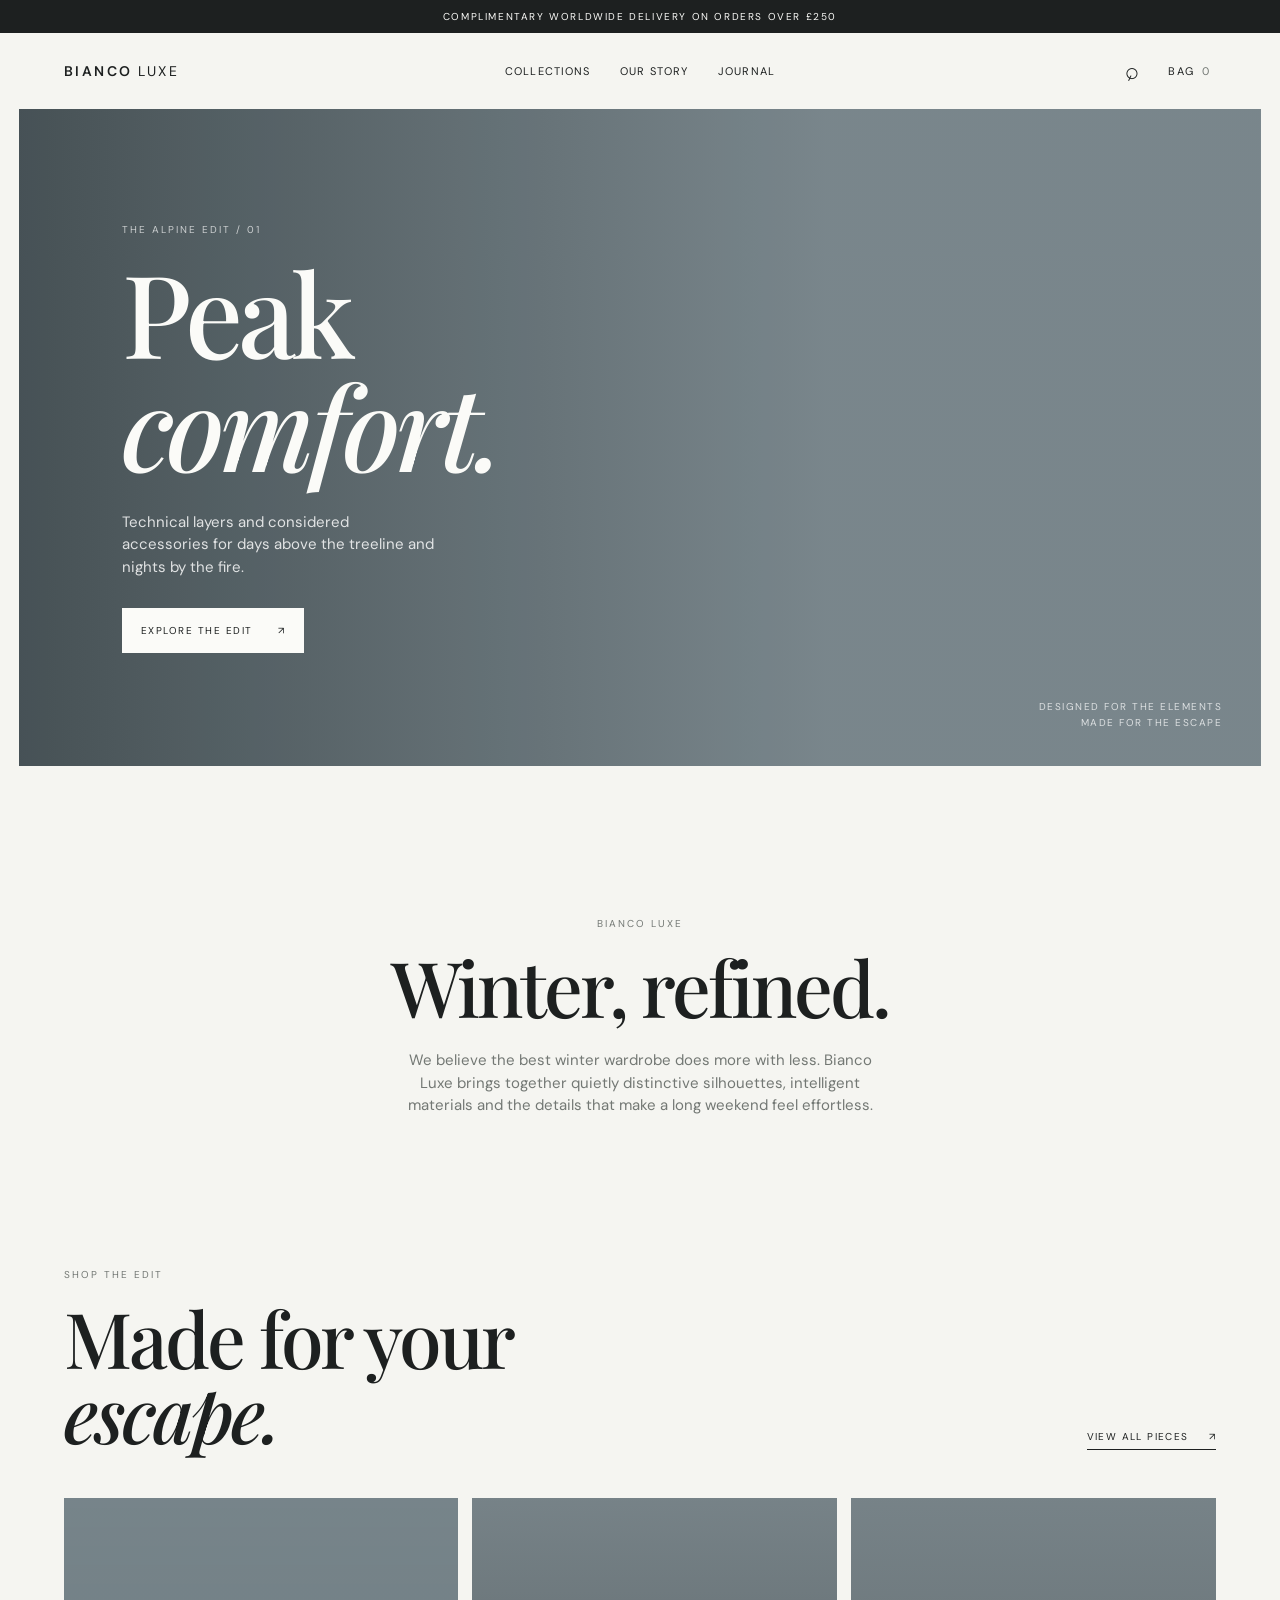
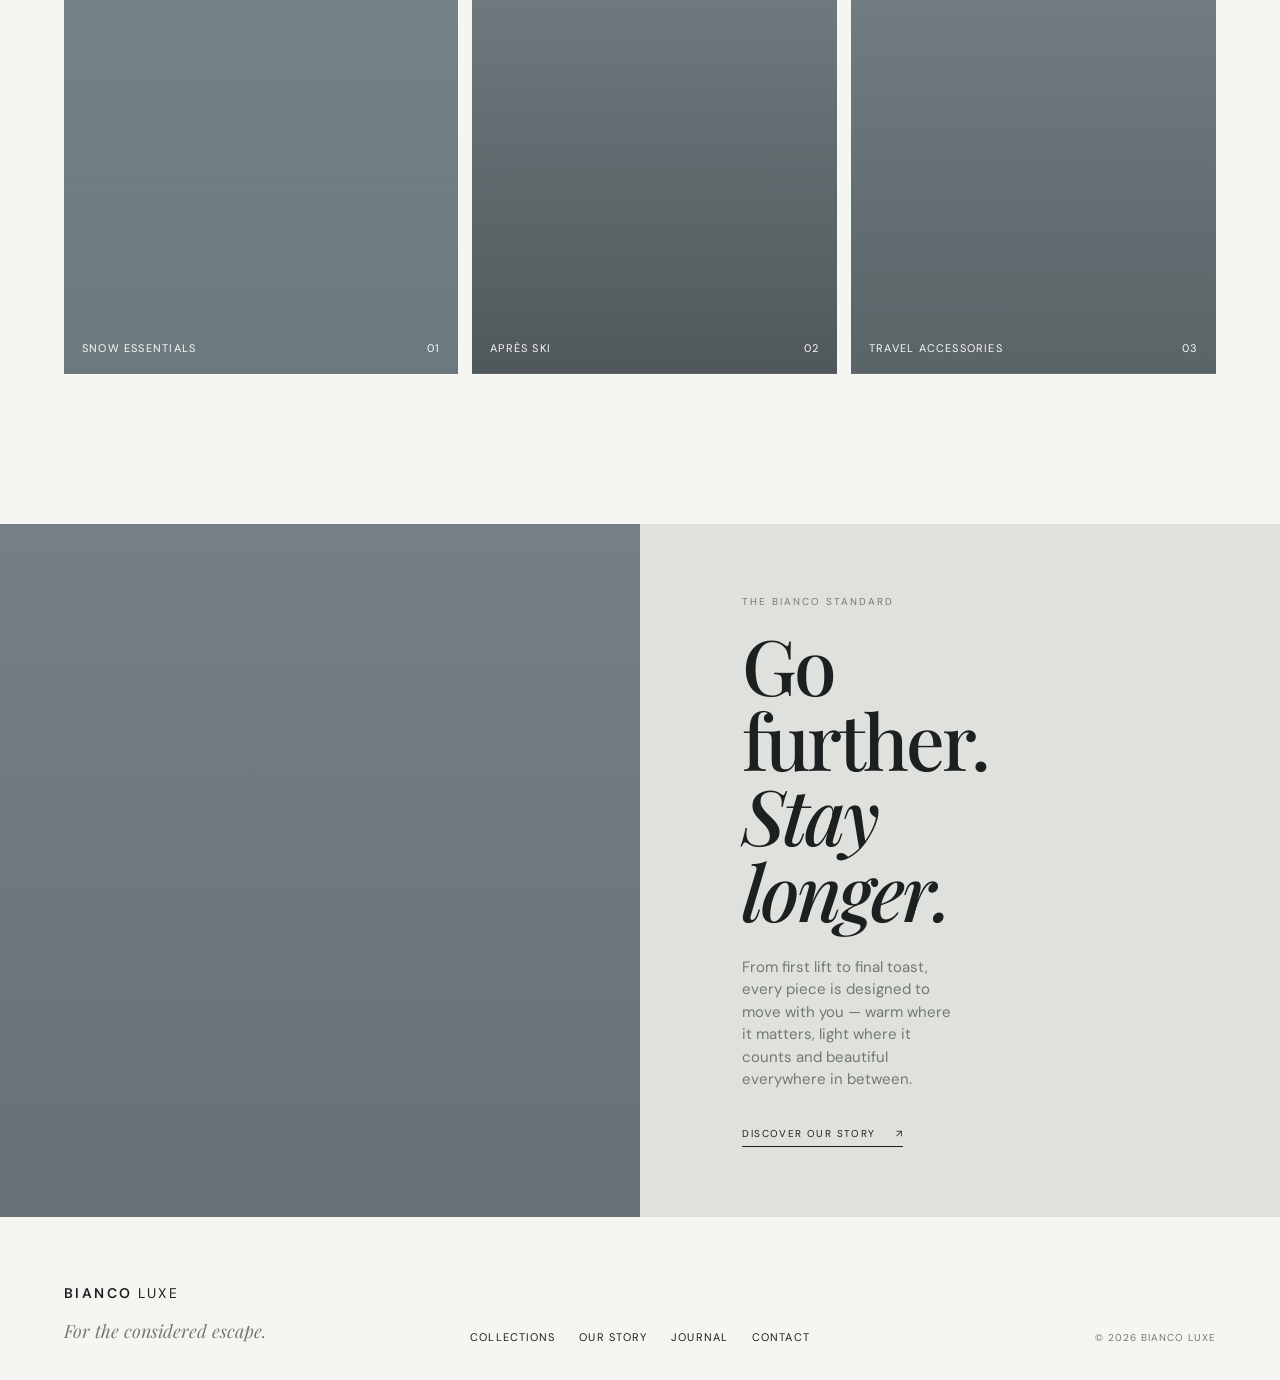
<file: index.html>
<!doctype html>
<html lang="en">
<head>
  <meta charset="utf-8">
  <meta name="viewport" content="width=device-width, initial-scale=1">
  <meta name="description" content="Bianco Luxe — elevated clothing and accessories for winter escapes.">
  <title>Bianco Luxe | The Alpine Edit</title>
  <link rel="preconnect" href="https://fonts.googleapis.com">
  <link rel="preconnect" href="https://fonts.gstatic.com" crossorigin>
  <link href="https://fonts.googleapis.com/css2?family=DM+Sans:wght@400;500;600&family=Playfair+Display:ital,wght@0,500;0,600;1,500&display=swap" rel="stylesheet">
  <link rel="stylesheet" href="styles.css">
</head>
<body>
  <div class="announcement">Complimentary worldwide delivery on orders over £250</div>

  <header class="site-header">
    <a class="wordmark" href="/" aria-label="Bianco Luxe home">BIANCO <span>LUXE</span></a>
    <nav class="main-nav" aria-label="Main navigation">
      <a href="#collections">Collections</a>
      <a href="#story">Our story</a>
      <a href="#journal">Journal</a>
    </nav>
    <div class="header-actions">
      <button class="icon-button" type="button" aria-label="Search">⌕</button>
      <button class="bag-button" type="button">Bag <span>0</span></button>
    </div>
  </header>

  <main>
    <section class="hero">
      <div class="hero-content">
        <p class="eyebrow">The Alpine Edit / 01</p>
        <h1>Peak<br><em>comfort.</em></h1>
        <p class="hero-copy">Technical layers and considered accessories for days above the treeline and nights by the fire.</p>
        <a class="button button-light" href="#collections">Explore the edit <span>↗</span></a>
      </div>
      <div class="hero-art" aria-label="Abstract alpine landscape"></div>
      <p class="hero-caption">Designed for the elements<br>Made for the escape</p>
    </section>

    <section class="intro" id="story">
      <p class="eyebrow">Bianco Luxe</p>
      <h2>Winter, refined.</h2>
      <p>We believe the best winter wardrobe does more with less. Bianco Luxe brings together quietly distinctive silhouettes, intelligent materials and the details that make a long weekend feel effortless.</p>
    </section>

    <section class="collections" id="collections">
      <div class="section-heading">
        <div>
          <p class="eyebrow">Shop the edit</p>
          <h2>Made for your<br><em>escape.</em></h2>
        </div>
        <a class="text-link" href="#collections">View all pieces <span>↗</span></a>
      </div>
      <div class="collection-grid">
        <a class="collection-card collection-card--snow" href="outerwear.html">
          <div class="card-art card-art--snow"></div>
          <div class="card-footer"><span>Snow essentials</span><span>01</span></div>
        </a>
        <a class="collection-card collection-card--lodge" href="outerwear.html">
          <div class="card-art card-art--lodge"></div>
          <div class="card-footer"><span>Après ski</span><span>02</span></div>
        </a>
        <a class="collection-card collection-card--travel" href="#collections">
          <div class="card-art card-art--travel"></div>
          <div class="card-footer"><span>Travel accessories</span><span>03</span></div>
        </a>
      </div>
    </section>

    <section class="statement" id="journal">
      <div class="statement-image"></div>
      <div class="statement-copy">
        <p class="eyebrow">The Bianco standard</p>
        <h2>Go further.<br><em>Stay longer.</em></h2>
        <p>From first lift to final toast, every piece is designed to move with you — warm where it matters, light where it counts and beautiful everywhere in between.</p>
        <a class="text-link" href="#story">Discover our story <span>↗</span></a>
      </div>
    </section>
  </main>

  <footer class="site-footer">
    <div>
      <a class="wordmark" href="/">BIANCO <span>LUXE</span></a>
      <p class="footer-note">For the considered escape.</p>
    </div>
    <div class="footer-links">
      <a href="#collections">Collections</a>
      <a href="#story">Our story</a>
      <a href="#journal">Journal</a>
      <a href="mailto:hello@biancoluxe.com">Contact</a>
    </div>
    <p class="copyright">© 2026 Bianco Luxe</p>
  </footer>
</body>
</html>
</file>
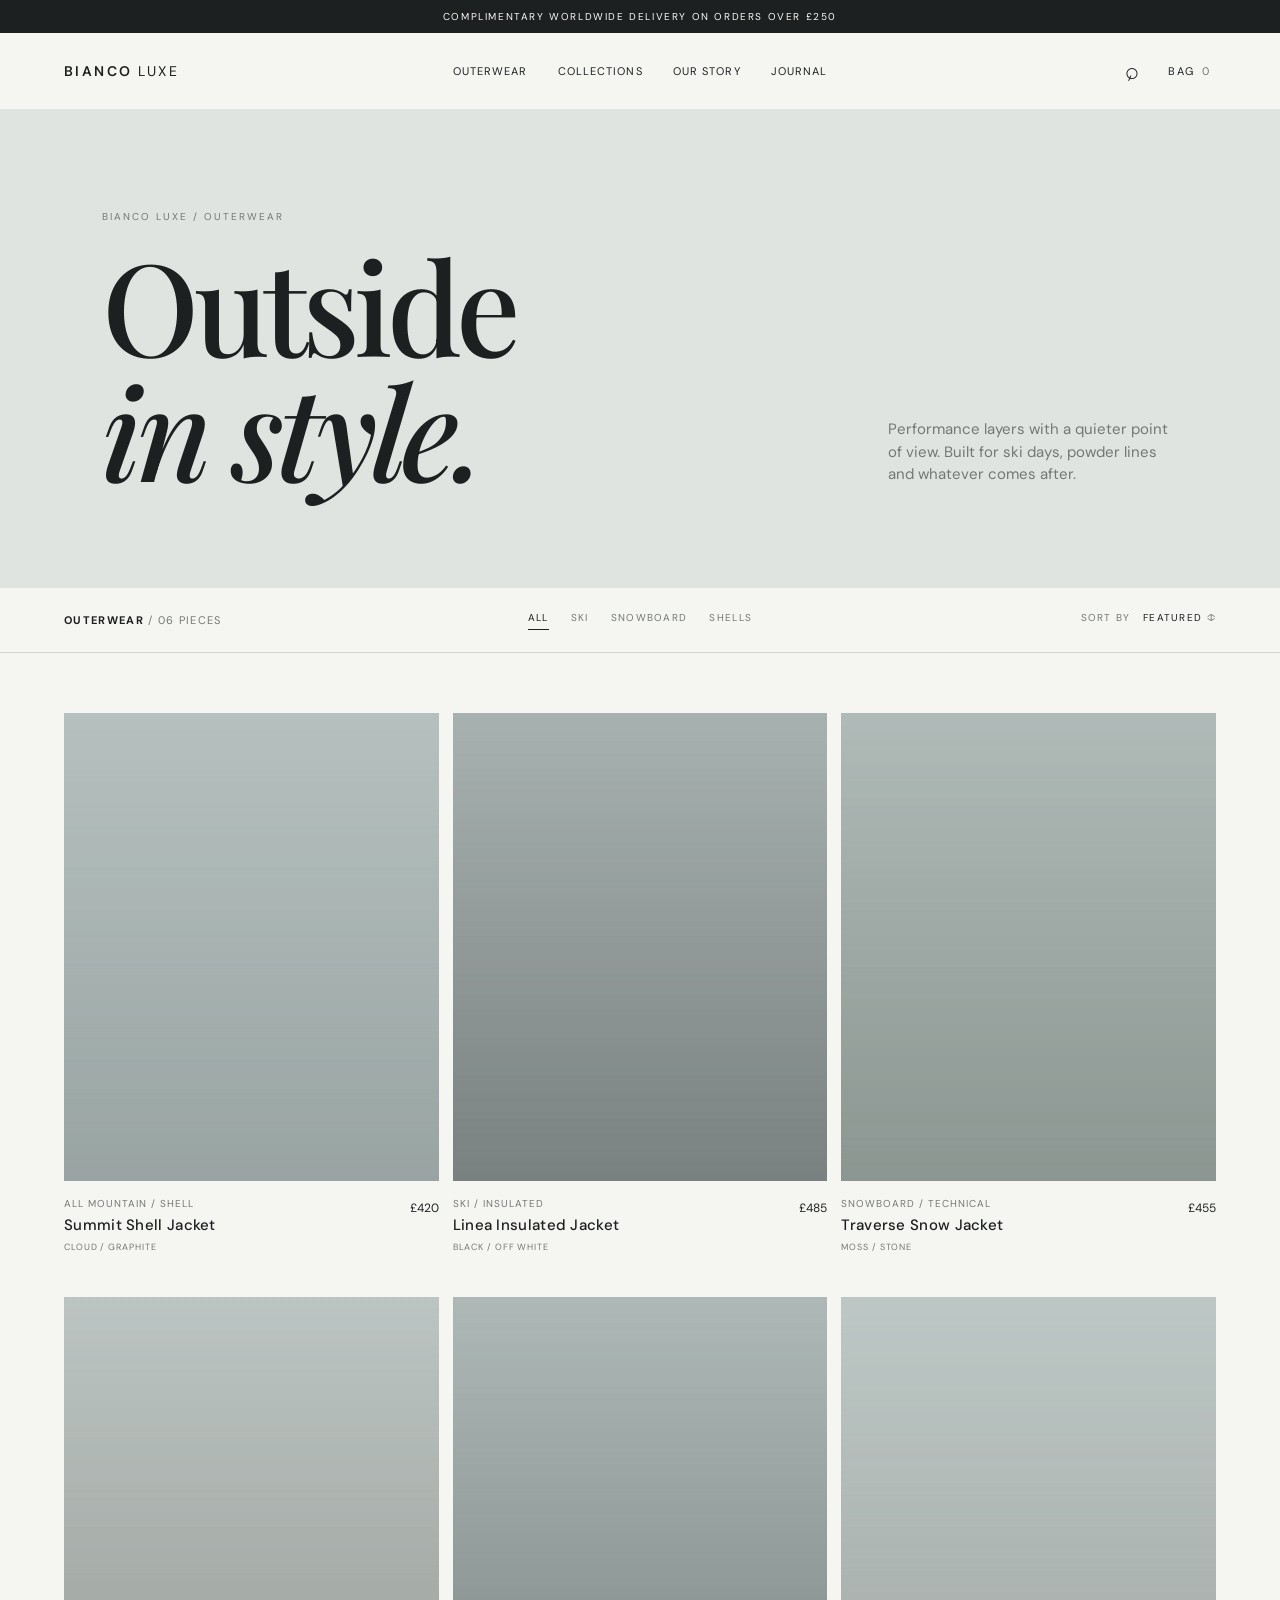
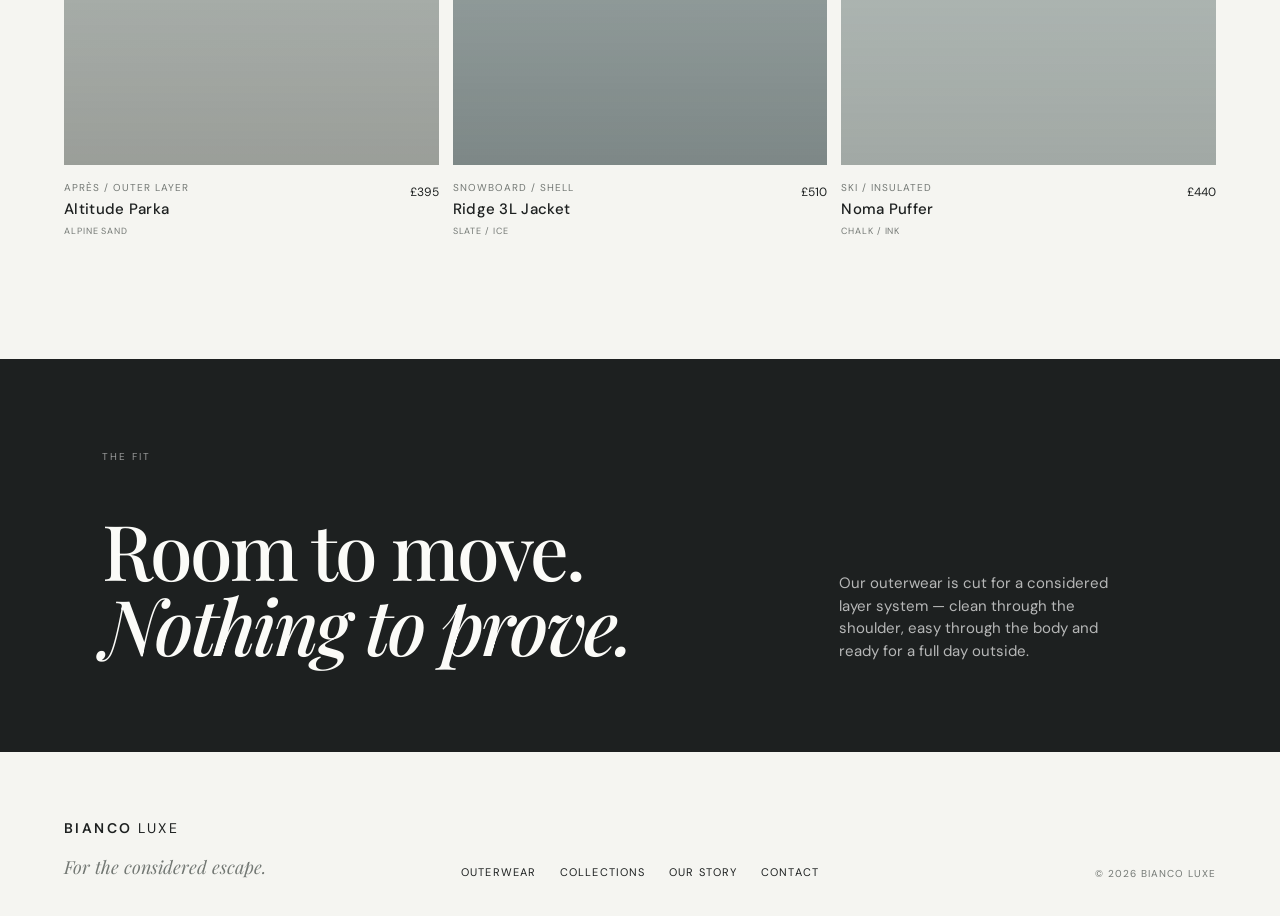
<file: outerwear.html>
<!doctype html>
<html lang="en">
<head>
  <meta charset="utf-8">
  <meta name="viewport" content="width=device-width, initial-scale=1">
  <meta name="description" content="Bianco Luxe outerwear — refined ski and snowboard jackets for the modern mountain wardrobe.">
  <title>Outerwear | Bianco Luxe</title>
  <link rel="preconnect" href="https://fonts.googleapis.com">
  <link rel="preconnect" href="https://fonts.gstatic.com" crossorigin>
  <link href="https://fonts.googleapis.com/css2?family=DM+Sans:wght@400;500;600&family=Playfair+Display:ital,wght@0,500;0,600;1,500&display=swap" rel="stylesheet">
  <link rel="stylesheet" href="styles.css">
</head>
<body>
  <div class="announcement">Complimentary worldwide delivery on orders over £250</div>

  <header class="site-header">
    <a class="wordmark" href="index.html" aria-label="Bianco Luxe home">BIANCO <span>LUXE</span></a>
    <nav class="main-nav" aria-label="Main navigation">
      <a href="outerwear.html">Outerwear</a>
      <a href="index.html#collections">Collections</a>
      <a href="index.html#story">Our story</a>
      <a href="index.html#journal">Journal</a>
    </nav>
    <div class="header-actions">
      <button class="icon-button" type="button" aria-label="Search">⌕</button>
      <button class="bag-button" type="button">Bag <span>0</span></button>
    </div>
  </header>

  <main>
    <section class="collection-hero">
      <div>
        <p class="eyebrow">Bianco Luxe / Outerwear</p>
        <h1>Outside<br><em>in style.</em></h1>
      </div>
      <p>Performance layers with a quieter point of view. Built for ski days, powder lines and whatever comes after.</p>
    </section>

    <section class="shop-toolbar" aria-label="Collection controls">
      <p><strong>Outerwear</strong> <span> / 06 pieces</span></p>
      <div class="filter-links">
        <a class="is-active" href="#all">All</a>
        <a href="#ski">Ski</a>
        <a href="#snowboard">Snowboard</a>
        <a href="#shells">Shells</a>
      </div>
      <button class="sort-button" type="button">Sort by <span>Featured</span> ↕</button>
    </section>

    <section class="product-grid" id="all">
      <article class="product-card">
        <a class="product-image product-image--ice" href="#product-01" aria-label="View Summit Shell Jacket"></a>
        <div class="product-meta"><div><p class="product-category">All mountain / Shell</p><h2>Summit Shell Jacket</h2></div><p class="product-price">£420</p></div>
        <p class="product-note">Cloud / Graphite</p>
      </article>
      <article class="product-card">
        <a class="product-image product-image--black" href="#product-02" aria-label="View Linea Insulated Jacket"></a>
        <div class="product-meta"><div><p class="product-category">Ski / Insulated</p><h2>Linea Insulated Jacket</h2></div><p class="product-price">£485</p></div>
        <p class="product-note">Black / Off white</p>
      </article>
      <article class="product-card">
        <a class="product-image product-image--olive" href="#product-03" aria-label="View Traverse Snow Jacket"></a>
        <div class="product-meta"><div><p class="product-category">Snowboard / Technical</p><h2>Traverse Snow Jacket</h2></div><p class="product-price">£455</p></div>
        <p class="product-note">Moss / Stone</p>
      </article>
      <article class="product-card">
        <a class="product-image product-image--sand" href="#product-04" aria-label="View Altitude Parka"></a>
        <div class="product-meta"><div><p class="product-category">Après / Outer layer</p><h2>Altitude Parka</h2></div><p class="product-price">£395</p></div>
        <p class="product-note">Alpine sand</p>
      </article>
      <article class="product-card">
        <a class="product-image product-image--slate" href="#product-05" aria-label="View Ridge 3L Jacket"></a>
        <div class="product-meta"><div><p class="product-category">Snowboard / Shell</p><h2>Ridge 3L Jacket</h2></div><p class="product-price">£510</p></div>
        <p class="product-note">Slate / Ice</p>
      </article>
      <article class="product-card">
        <a class="product-image product-image--cream" href="#product-06" aria-label="View Noma Puffer"></a>
        <div class="product-meta"><div><p class="product-category">Ski / Insulated</p><h2>Noma Puffer</h2></div><p class="product-price">£440</p></div>
        <p class="product-note">Chalk / Ink</p>
      </article>
    </section>

    <section class="collection-note">
      <p class="eyebrow">The fit</p>
      <h2>Room to move.<br><em>Nothing to prove.</em></h2>
      <p>Our outerwear is cut for a considered layer system — clean through the shoulder, easy through the body and ready for a full day outside.</p>
    </section>
  </main>

  <footer class="site-footer">
    <div><a class="wordmark" href="index.html">BIANCO <span>LUXE</span></a><p class="footer-note">For the considered escape.</p></div>
    <div class="footer-links"><a href="outerwear.html">Outerwear</a><a href="index.html#collections">Collections</a><a href="index.html#story">Our story</a><a href="mailto:hello@biancoluxe.com">Contact</a></div>
    <p class="copyright">© 2026 Bianco Luxe</p>
  </footer>
</body>
</html>
</file>
<file: styles.css>
:root {
  --ink: #1d2020;
  --muted: #737874;
  --paper: #f5f5f1;
  --line: rgba(29, 32, 32, .16);
  --white: #fbfbf8;
}

* { box-sizing: border-box; }
html { scroll-behavior: smooth; }
body {
  margin: 0;
  color: var(--ink);
  background: var(--paper);
  font-family: "DM Sans", sans-serif;
  font-size: 15px;
  line-height: 1.5;
}
a { color: inherit; text-decoration: none; }
button { color: inherit; font: inherit; }

.announcement {
  padding: 9px 24px;
  color: var(--white);
  background: var(--ink);
  font-size: 10px;
  letter-spacing: .16em;
  text-align: center;
  text-transform: uppercase;
}
.site-header {
  display: grid;
  grid-template-columns: 1fr auto 1fr;
  align-items: center;
  gap: 24px;
  padding: 25px 5vw;
}
.wordmark { font-size: 14px; font-weight: 600; letter-spacing: .17em; }
.wordmark span { font-weight: 400; }
.main-nav { display: flex; gap: 30px; }
.main-nav a, .footer-links a, .bag-button {
  font-size: 11px;
  letter-spacing: .1em;
  text-transform: uppercase;
}
.main-nav a:hover, .footer-links a:hover, .text-link:hover { opacity: .55; }
.header-actions { display: flex; justify-content: flex-end; align-items: center; gap: 18px; }
.icon-button, .bag-button { border: 0; background: none; cursor: pointer; }
.icon-button { font-size: 24px; line-height: 1; transform: rotate(-20deg); }
.bag-button span { margin-left: 4px; color: var(--muted); }

.hero {
  position: relative;
  display: flex;
  min-height: 73vh;
  margin: 0 1.5vw;
  overflow: hidden;
  color: var(--white);
  background: #637278;
}
.hero-content {
  position: relative;
  z-index: 1;
  align-self: center;
  width: min(440px, 48%);
  margin-left: 8vw;
}
.eyebrow {
  margin: 0 0 18px;
  color: var(--muted);
  font-size: 10px;
  letter-spacing: .2em;
  text-transform: uppercase;
}
.hero .eyebrow { color: rgba(255,255,255,.7); }
h1, h2 { margin: 0; font-family: "Playfair Display", serif; font-weight: 500; line-height: .98; }
h1 { font-size: clamp(64px, 9vw, 138px); letter-spacing: -.045em; }
h1 em, h2 em { font-weight: 500; }
.hero-copy { max-width: 315px; margin: 30px 0; color: rgba(255,255,255,.82); }
.button {
  display: inline-flex;
  align-items: center;
  gap: 25px;
  padding: 15px 19px;
  font-size: 10px;
  letter-spacing: .15em;
  text-transform: uppercase;
}
.button-light { color: var(--ink); background: var(--white); }
.button-light:hover { background: #dfe4df; }
.hero-art, .statement-image, .card-art { background-color: #849197; background-position: center; background-size: cover; }
.hero-art {
  position: absolute;
  inset: 0;
  background-image:
    linear-gradient(90deg, rgba(18, 27, 29, .55), rgba(18, 27, 29, .08) 65%),
    url("https://images.unsplash.com/photo-1506744038136-46273834b3fb?auto=format&fit=crop&w=2200&q=88");
  opacity: .94;
}
.hero-caption { position: absolute; right: 3vw; bottom: 25px; color: rgba(255,255,255,.74); font-size: 10px; letter-spacing: .15em; line-height: 1.6; text-align: right; text-transform: uppercase; }

.collection-hero { display: flex; justify-content: space-between; align-items: end; gap: 60px; padding: 100px 8vw 95px; background: #dfe4e0; }
.collection-hero h1 { font-size: clamp(64px, 10vw, 142px); }
.collection-hero > p { max-width: 290px; margin: 0 0 7px; color: var(--muted); }
.shop-toolbar { display: grid; grid-template-columns: 1fr auto 1fr; align-items: center; gap: 20px; padding: 22px 5vw; border-bottom: 1px solid var(--line); }
.shop-toolbar p { margin: 0; font-size: 11px; letter-spacing: .12em; text-transform: uppercase; }
.shop-toolbar p span { color: var(--muted); }
.filter-links { display: flex; gap: 22px; }
.filter-links a, .sort-button { padding: 0 0 4px; border: 0; border-bottom: 1px solid transparent; background: none; color: var(--muted); cursor: pointer; font-size: 10px; letter-spacing: .13em; text-transform: uppercase; }
.filter-links a:hover, .filter-links a.is-active { border-color: var(--ink); color: var(--ink); }
.sort-button { justify-self: end; }
.sort-button span { margin-left: 8px; color: var(--ink); }
.product-grid { display: grid; grid-template-columns: repeat(3, 1fr); gap: 42px 14px; padding: 60px 5vw 120px; }
.product-image { display: block; aspect-ratio: 4 / 5; background-color: #c3cecc; transition: transform .55s ease; }
.product-image:hover { transform: scale(.985); }
.product-image--ice { background-image: linear-gradient(rgba(25, 38, 39, .08), rgba(25, 38, 39, .25)), url("https://images.unsplash.com/photo-1506744038136-46273834b3fb?auto=format&fit=crop&w=1200&q=84"); }
.product-image--black { background-image: linear-gradient(rgba(10, 15, 15, .15), rgba(10, 15, 15, .4)), url("https://images.pexels.com/photos/30599375/pexels-photo-30599375.jpeg?auto=compress&cs=tinysrgb&w=1200"); }
.product-image--olive { background-image: linear-gradient(rgba(35, 45, 35, .12), rgba(35, 45, 35, .35)), url("https://images.pexels.com/photos/31518393/pexels-photo-31518393.jpeg?auto=compress&cs=tinysrgb&w=1200"); }
.product-image--sand { background-image: linear-gradient(rgba(60, 47, 35, .06), rgba(60, 47, 35, .3)), url("https://images.pexels.com/photos/848618/pexels-photo-848618.jpeg?auto=compress&cs=tinysrgb&w=1200"); }
.product-image--slate { background-image: linear-gradient(rgba(20, 30, 31, .12), rgba(20, 30, 31, .4)), url("https://images.unsplash.com/photo-1486911278844-a81c5267e227?auto=format&fit=crop&w=1200&q=84"); }
.product-image--cream { background-image: linear-gradient(rgba(75, 72, 63, .05), rgba(75, 72, 63, .28)), url("https://images.unsplash.com/photo-1519671482749-fd09be7ccebf?auto=format&fit=crop&w=1200&q=84"); }
.product-meta { display: flex; justify-content: space-between; align-items: start; gap: 12px; padding-top: 15px; }
.product-category, .product-note { margin: 0; color: var(--muted); font-size: 10px; letter-spacing: .1em; text-transform: uppercase; }
.product-meta h2 { margin-top: 5px; font-family: "DM Sans", sans-serif; font-size: 15px; font-weight: 500; letter-spacing: .02em; line-height: 1.2; }
.product-price { margin: 3px 0 0; font-size: 12px; }
.product-note { margin-top: 7px; font-size: 9px; }
.collection-note { display: grid; grid-template-columns: 1fr 1fr 1fr; gap: 30px; padding: 90px 8vw; background: var(--ink); color: var(--white); }
.collection-note .eyebrow { color: rgba(255,255,255,.55); }
.collection-note h2 { grid-column: 1 / 3; font-size: clamp(44px, 6vw, 80px); }
.collection-note > p:last-child { align-self: end; max-width: 280px; margin: 0; color: rgba(255,255,255,.68); }

.intro { max-width: 590px; margin: 0 auto; padding: 150px 24px; text-align: center; }
h2 { font-size: clamp(46px, 6vw, 82px); letter-spacing: -.04em; }
.intro h2 { margin-bottom: 25px; }
.intro p:last-child { max-width: 470px; margin: 0 auto; color: var(--muted); }

.collections { padding: 0 5vw 150px; }
.section-heading { display: flex; justify-content: space-between; align-items: end; margin-bottom: 48px; }
.text-link { display: inline-flex; gap: 20px; padding-bottom: 5px; border-bottom: 1px solid var(--ink); font-size: 10px; letter-spacing: .14em; text-transform: uppercase; }
.collection-grid { display: grid; grid-template-columns: 1.08fr 1fr 1fr; gap: 14px; }
.collection-card { min-height: 475px; overflow: hidden; background: #d4d8d4; }
.card-art { height: 100%; min-height: 475px; transition: transform .7s ease; }
.collection-card:hover .card-art { transform: scale(1.035); }
.card-art--snow { background-image: linear-gradient(rgba(22, 39, 43, .12), rgba(22, 39, 43, .22)), url("https://images.pexels.com/photos/848618/pexels-photo-848618.jpeg?auto=compress&cs=tinysrgb&w=1400"); }
.card-art--lodge { background-image: linear-gradient(rgba(22, 25, 24, .12), rgba(22, 25, 24, .48)), url("https://images.unsplash.com/photo-1519671482749-fd09be7ccebf?auto=format&fit=crop&w=1400&q=85"); }
.card-art--travel { background-image: linear-gradient(rgba(22, 25, 24, .12), rgba(22, 25, 24, .38)), url("https://images.unsplash.com/photo-1486911278844-a81c5267e227?auto=format&fit=crop&w=1400&q=85"); }
.card-footer { position: relative; display: flex; justify-content: space-between; margin-top: -52px; padding: 18px; color: var(--white); font-size: 11px; letter-spacing: .11em; text-transform: uppercase; }

.statement { display: grid; grid-template-columns: 1fr 1fr; min-height: 650px; background: #dfe1dd; }
.statement-image { background-image: linear-gradient(rgba(25, 31, 30, .15), rgba(25, 31, 30, .28)), url("https://images.pexels.com/photos/31518393/pexels-photo-31518393.jpeg?auto=compress&cs=tinysrgb&w=1800"); }
.statement-copy { align-self: center; max-width: 420px; padding: 70px 8vw; }
.statement-copy h2 { margin-bottom: 28px; }
.statement-copy p:not(.eyebrow) { margin: 0 0 30px; color: var(--muted); }

.site-footer { display: grid; grid-template-columns: 1fr auto 1fr; align-items: end; gap: 30px; padding: 65px 5vw 35px; }
.footer-note { margin: 14px 0 0; color: var(--muted); font-family: "Playfair Display", serif; font-size: 18px; font-style: italic; }
.footer-links { display: flex; gap: 24px; }
.copyright { margin: 0; color: var(--muted); font-size: 10px; letter-spacing: .1em; text-align: right; text-transform: uppercase; }

@media (max-width: 700px) {
  .site-header { grid-template-columns: 1fr auto; }
  .main-nav { grid-column: 1 / -1; grid-row: 2; justify-content: space-between; gap: 10px; padding-top: 8px; border-top: 1px solid var(--line); }
  .hero { min-height: 680px; margin: 0; }
  .hero-content { align-self: end; width: auto; margin: 0 8vw 80px; }
  .hero-art { opacity: .65; }
  .hero-caption { display: none; }
  .collection-hero { display: block; padding: 75px 8vw 65px; }
  .collection-hero > p { margin-top: 35px; }
  .shop-toolbar { display: flex; flex-wrap: wrap; justify-content: space-between; }
  .filter-links { order: 3; width: 100%; justify-content: space-between; padding-top: 12px; border-top: 1px solid var(--line); }
  .sort-button { margin-left: auto; }
  .product-grid { grid-template-columns: repeat(2, 1fr); gap: 35px 10px; padding: 40px 20px 90px; }
  .product-meta { display: block; }
  .product-price { margin-top: 8px; }
  .collection-note { display: block; padding: 75px 8vw; }
  .collection-note h2 { margin-bottom: 35px; }
  .collection-note > p:last-child { max-width: 300px; }
  .intro { padding: 100px 28px; }
  .section-heading { display: block; }
  .section-heading .text-link { margin-top: 25px; }
  .collections { padding: 0 20px 100px; }
  .collection-grid { grid-template-columns: 1fr; gap: 12px; }
  .collection-card, .card-art { min-height: 330px; }
  .statement { grid-template-columns: 1fr; }
  .statement-image { min-height: 360px; }
  .statement-copy { padding: 70px 12vw 90px; }
  .site-footer { display: block; padding: 55px 20px 30px; }
  .footer-links { flex-wrap: wrap; margin: 45px 0 30px; }
  .copyright { text-align: left; }
}
</file>
